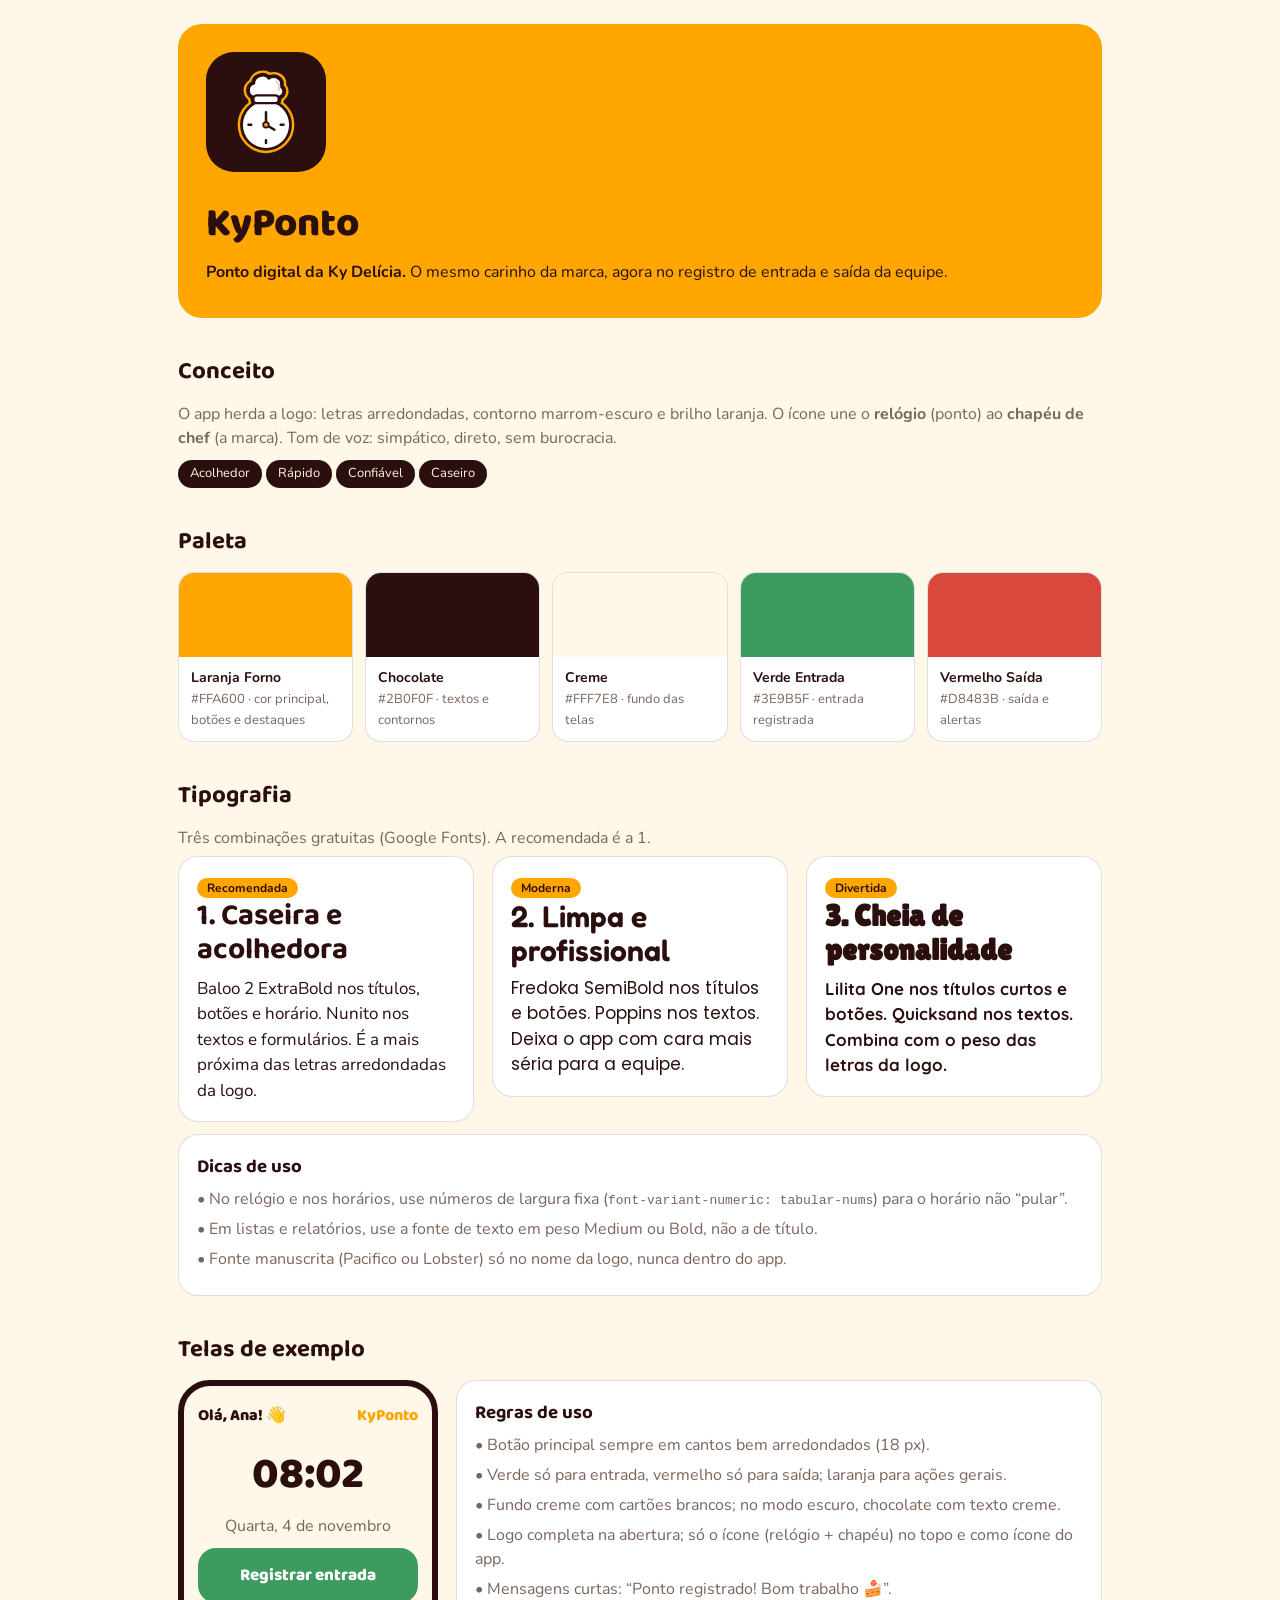
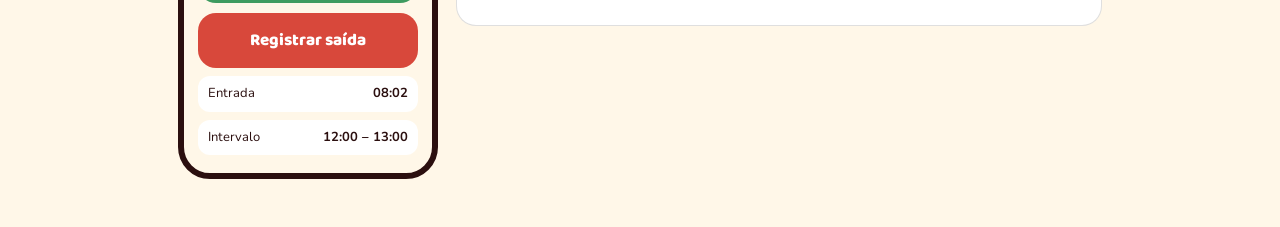
<file: public/assets/aistudio/KyPonto___Identidade_Visual_361b187e.html>
<!DOCTYPE html>
<html lang="pt-BR">
<head>
<meta charset="utf-8">
<meta name="viewport" content="width=device-width, initial-scale=1, viewport-fit=cover">
<title>KyPonto — Identidade Visual</title>
<link href="https://fonts.googleapis.com/css2?family=Baloo+2:wght@600;800&family=Nunito:wght@400;700&family=Fredoka:wght@600&family=Poppins:wght@400;500&family=Lilita+One&family=Quicksand:wght@500;700&display=swap" rel="stylesheet">
<style>
:root{--bg:#FFF7E8;--card:#fff;--ink:#2B0F0F;--mut:#7a655c;--or:#FFA600;--ok:#3E9B5F;--out:#D8483B;box-sizing:border-box;padding-top:env(safe-area-inset-top,0px);padding-bottom:env(safe-area-inset-bottom,0px);color-scheme:light}
@media (prefers-color-scheme:dark){:root:not([data-theme="light"]){--bg:#1b0b0b;--card:#2a1413;--ink:#FFF3DF;--mut:#c9ae9f;color-scheme:dark}}
:root[data-theme="dark"]{--bg:#1b0b0b;--card:#2a1413;--ink:#FFF3DF;--mut:#c9ae9f;color-scheme:dark}
html{scroll-padding-top:env(safe-area-inset-top,0px)}
*{box-sizing:border-box}
body{margin:0;background:var(--bg);color:var(--ink);font-family:Nunito,system-ui,sans-serif;line-height:1.5}
.w{max-width:960px;margin:0 auto;padding:24px 18px 48px}
h1,h2,h3{font-family:'Baloo 2',system-ui,sans-serif;margin:0}
h1{font-size:40px;font-weight:800}
h2{font-size:24px;margin:36px 0 12px}
p{margin:6px 0;color:var(--mut)}
.hero{background:var(--or);color:#2B0F0F;border-radius:24px;padding:28px;display:flex;gap:22px;align-items:center;flex-wrap:wrap}
.hero p{color:#2B0F0F}
.grid{display:grid;grid-template-columns:repeat(auto-fit,minmax(150px,1fr));gap:12px}
.sw{border-radius:16px;overflow:hidden;background:var(--card);border:1px solid rgba(128,128,128,.25)}
.sw i{display:block;height:84px}
.sw div{padding:10px 12px;font-size:14px}
.sw b{display:block;color:var(--ink)}
.sw span{color:var(--mut);font-size:13px}
.card{background:var(--card);border:1px solid rgba(128,128,128,.25);border-radius:20px;padding:18px}
.row{display:flex;gap:18px;flex-wrap:wrap;align-items:flex-start}
.phone{width:260px;border-radius:32px;background:var(--bg);border:6px solid #2B0F0F;padding:18px 14px;text-align:center}
.phone .top{display:flex;justify-content:space-between;align-items:center;font-family:'Baloo 2';font-weight:800}
.clock{font-family:'Baloo 2';font-weight:800;font-size:44px;color:var(--ink);margin-top:14px}
.btn{display:block;width:100%;border:0;border-radius:18px;padding:14px;font:800 17px 'Baloo 2',sans-serif;margin-top:10px;color:#fff}
.mini{display:flex;justify-content:space-between;background:var(--card);border-radius:12px;padding:8px 10px;margin-top:8px;font-size:13px;color:var(--ink)}
.fc{flex:1;min-width:250px}.fc .t{font-size:30px;line-height:1.15;color:var(--ink)}.fc .b{font-size:17px;color:var(--ink);margin-top:8px}.fc em{font-style:normal;background:var(--or);color:#2B0F0F;border-radius:999px;padding:2px 10px;font-size:12px;font-weight:700;font-family:Nunito,sans-serif}
.tag{display:inline-block;background:#2B0F0F;color:#FFF3DF;border-radius:999px;padding:4px 12px;font-size:13px;margin:4px 4px 0 0}
</style>
</head>
<body>
<svg width="0" height="0" style="position:absolute" aria-hidden="true"><defs><g id="shape"><circle cx="120" cy="168" r="66"/><path d="M86 88C68 86 64 56 86 50C86 28 118 20 128 36C146 24 172 40 160 58C176 66 170 88 154 88Z"/><rect x="84" y="84" width="72" height="22" rx="9"/></g><g id="mark"><use href="#shape" fill="#FFA600" stroke="#FFA600" stroke-width="30" stroke-linejoin="round"/><use href="#shape" fill="#2B0F0F" stroke="#2B0F0F" stroke-width="16" stroke-linejoin="round"/><circle cx="120" cy="168" r="66" fill="#fff"/><path d="M86 88C68 86 64 56 86 50C86 28 118 20 128 36C146 24 172 40 160 58C176 66 170 88 154 88Z" fill="#fff" stroke="#2B0F0F" stroke-width="6" stroke-linejoin="round"/><path d="M150 44C160 52 160 60 156 70" fill="none" stroke="#DADADA" stroke-width="6" stroke-linecap="round"/><rect x="84" y="84" width="72" height="22" rx="9" fill="#fff" stroke="#2B0F0F" stroke-width="6"/><g stroke="#2B0F0F" stroke-width="7" stroke-linecap="round" fill="none"><path d="M120 168V132"/><path d="M120 168L144 182"/><path d="M70 168h8"/><path d="M162 168h8"/><path d="M120 220v-8"/></g><circle cx="120" cy="168" r="8" fill="#FFA600" stroke="#2B0F0F" stroke-width="5"/></g></defs></svg>
<div class="w">
  <div class="hero">
    <svg width="120" height="120" viewBox="0 0 120 120" aria-label="Ícone KyPonto"><rect width="120" height="120" rx="28" fill="#2B0F0F"/><g transform="translate(18,14) scale(.35)"><use href="#mark"/></g></svg>
    <div>
      <h1>KyPonto</h1>
      <p><b>Ponto digital da Ky Delícia.</b> O mesmo carinho da marca, agora no registro de entrada e saída da equipe.</p>
    </div>
  </div>

  <h2>Conceito</h2>
  <p>O app herda a logo: letras arredondadas, contorno marrom-escuro e brilho laranja. O ícone une o <b>relógio</b> (ponto) ao <b>chapéu de chef</b> (a marca). Tom de voz: simpático, direto, sem burocracia.</p>
  <div><span class="tag">Acolhedor</span><span class="tag">Rápido</span><span class="tag">Confiável</span><span class="tag">Caseiro</span></div>

  <h2>Paleta</h2>
  <div class="grid">
    <div class="sw"><i style="background:#FFA600"></i><div><b>Laranja Forno</b><span>#FFA600 · cor principal, botões e destaques</span></div></div>
    <div class="sw"><i style="background:#2B0F0F"></i><div><b>Chocolate</b><span>#2B0F0F · textos e contornos</span></div></div>
    <div class="sw"><i style="background:#FFF7E8"></i><div><b>Creme</b><span>#FFF7E8 · fundo das telas</span></div></div>
    <div class="sw"><i style="background:#3E9B5F"></i><div><b>Verde Entrada</b><span>#3E9B5F · entrada registrada</span></div></div>
    <div class="sw"><i style="background:#D8483B"></i><div><b>Vermelho Saída</b><span>#D8483B · saída e alertas</span></div></div>
  </div>

  <h2>Tipografia</h2>
  <p>Três combinações gratuitas (Google Fonts). A recomendada é a 1.</p>
  <div class="row">
    <div class="card fc"><em>Recomendada</em><h3 class="t" style="font-family:'Baloo 2'">1. Caseira e acolhedora</h3><div class="b" style="font-family:Nunito">Baloo 2 ExtraBold nos títulos, botões e horário. Nunito nos textos e formulários. É a mais próxima das letras arredondadas da logo.</div></div>
    <div class="card fc"><em>Moderna</em><h3 class="t" style="font-family:Fredoka;font-weight:600">2. Limpa e profissional</h3><div class="b" style="font-family:Poppins">Fredoka SemiBold nos títulos e botões. Poppins nos textos. Deixa o app com cara mais séria para a equipe.</div></div>
    <div class="card fc"><em>Divertida</em><h3 class="t" style="font-family:'Lilita One'">3. Cheia de personalidade</h3><div class="b" style="font-family:Quicksand;font-weight:700">Lilita One nos títulos curtos e botões. Quicksand nos textos. Combina com o peso das letras da logo.</div></div>
  </div>
  <div class="card" style="margin-top:12px">
    <h3>Dicas de uso</h3>
    <p>• No relógio e nos horários, use números de largura fixa (<code>font-variant-numeric: tabular-nums</code>) para o horário não “pular”.</p>
    <p>• Em listas e relatórios, use a fonte de texto em peso Medium ou Bold, não a de título.</p>
    <p>• Fonte manuscrita (Pacifico ou Lobster) só no nome da logo, nunca dentro do app.</p>
  </div>

  <h2>Telas de exemplo</h2>
  <div class="row">
    <div class="phone">
      <div class="top"><span>Olá, Ana! 👋</span><span style="color:var(--or)">KyPonto</span></div>
      <div class="clock">08:02</div>
      <p style="text-align:center">Quarta, 4 de novembro</p>
      <button class="btn" style="background:var(--ok)">Registrar entrada</button>
      <button class="btn" style="background:var(--out)">Registrar saída</button>
      <div class="mini"><span>Entrada</span><b>08:02</b></div>
      <div class="mini"><span>Intervalo</span><b>12:00 – 13:00</b></div>
    </div>
    <div class="card" style="flex:1;min-width:240px">
      <h3>Regras de uso</h3>
      <p>• Botão principal sempre em cantos bem arredondados (18 px).</p>
      <p>• Verde só para entrada, vermelho só para saída; laranja para ações gerais.</p>
      <p>• Fundo creme com cartões brancos; no modo escuro, chocolate com texto creme.</p>
      <p>• Logo completa na abertura; só o ícone (relógio + chapéu) no topo e como ícone do app.</p>
      <p>• Mensagens curtas: “Ponto registrado! Bom trabalho 🍰”.</p>
    </div>
  </div>
</div>
</body>
</html>
</file>
